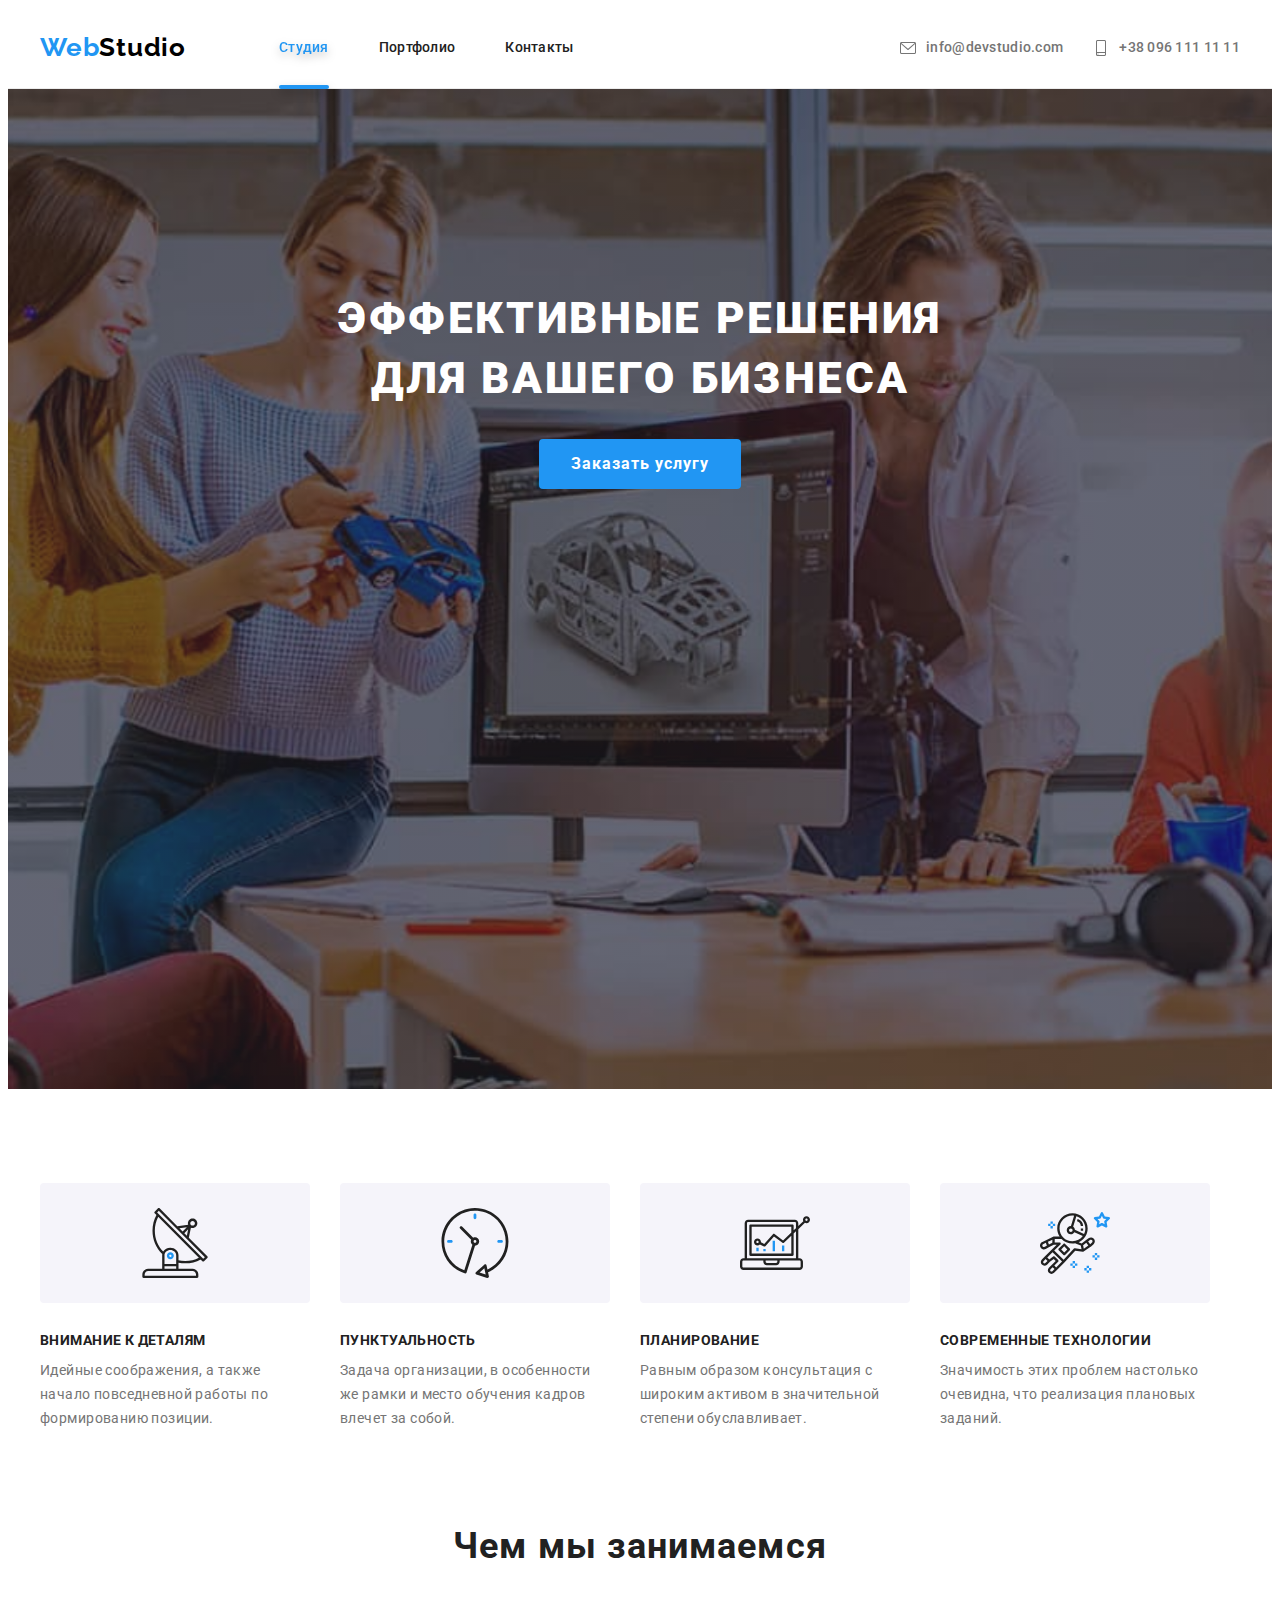
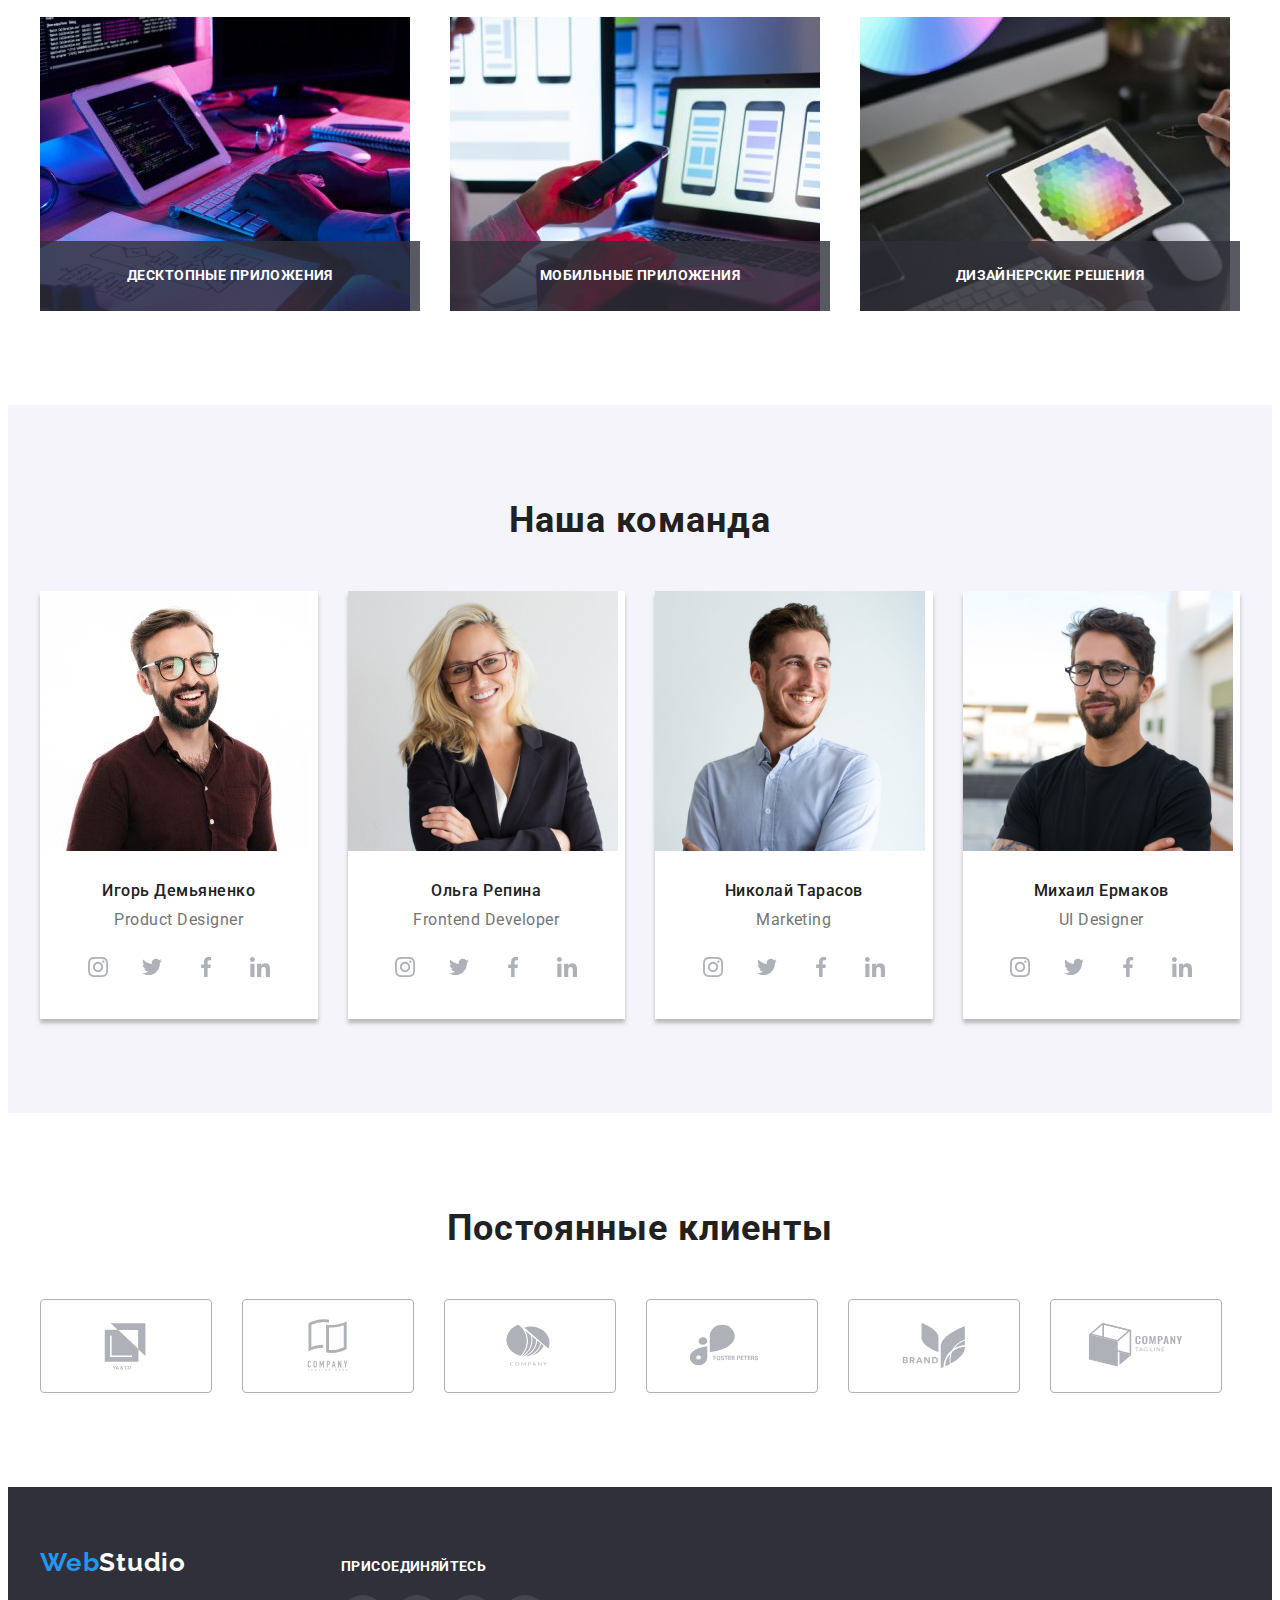
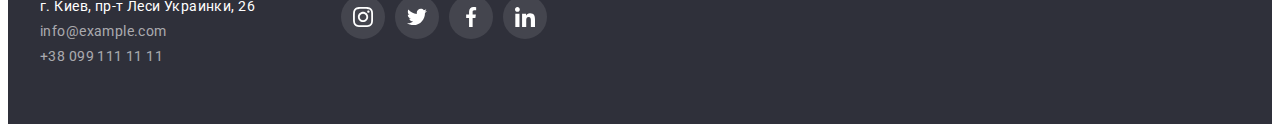
<file: index.html>
<!DOCTYPE html>
<html lang="ru">
  <head>
    <meta charset="UTF-8" />
    <meta name="viewport" content="width=device-width,initial-scale=1.0" />
    <title>WebStudio</title>
    <link rel="preconnect" href="https://fonts.googleapis.com" />
    <link rel="preconnect" href="https://fonts.gstatic.com" crossorigin />
    <link
      href="https://fonts.googleapis.com/css2?family=Raleway:wght@700&family=Roboto:wght@400;500;700;900&display=swap"
      rel="stylesheet"
    />
    <link
      rel="stylesheet"
      href="https://cdnjs.cloudflare.com/ajax/libs/modern-normalize/1.1.0/modern-normalize.min.css"
      integrity="sha512-wpPYUAdjBVSE4KJnH1VR1HeZfpl1ub8YT/NKx4PuQ5NmX2tKuGu6U/JRp5y+Y8XG2tV+wKQpNHVUX03MfMFn9Q=="
      crossorigin="anonymous"
      referrerpolicy="no-referrer"
    />
    <link rel="stylesheet" href="./css/styles.css" />
  </head>
  <body>
    <!--Шапка-->
    <header class="header">
      <div class="container header-container">
        <nav class="header-nav">
          <a class="logo-name logo-name-header link" href="./index.html">
            <span class="logo-web">Web</span>Studio</a
          >
          <ul class="site-nav list">
            <li class="menu-item">
              <a href="./index.html" class="link connect-item-all current"
                >Студия
              </a>
            </li>
            <li class="menu-item">
              <a href="./portfolio.html" class="link connect-item-all"
                >Портфолио</a
              >
            </li>
            <li class="menu-item">
              <a href="" class="link connect-item-all">Контакты</a>
            </li>
          </ul>
        </nav>
        <ul class="link-contact list">
          <li class="connect-item">
            <a href="mailto:info@devstudio.com" class="link connect-item-all"
              ><svg width="16px" height="16px" class="icon-picture">
                <use href="./images/icons.svg#icon-cont_envelope"></use>
              </svg>
              info@devstudio.com</a
            >
          </li>
          <li class="connect-item">
            <a href="tel:+380961111111" class="link connect-item-all">
              <svg width="16px" height="16px" class="icon-picture">
                <use href="./images/icons.svg#icon-cont_smartphone"></use>
              </svg>
              +38 096 111 11 11</a
            >
          </li>
        </ul>
      </div>
    </header>
    <main>
      <!--Герой-->
      <section class="hero">
        <div class="container">
          <h1 class="hero-title">Эффективные решения для вашего бизнеса</h1>
          <button
            data-modal-open
            class="button-hero button primary"
            type="button"
          >
            Заказать услугу
          </button>
        </div>
      </section>
      <!--Преимущества-->
      <section class="section-features">
        <div class="container">
          <h2 class="visually-hidden">Features</h2>
          <ul class="list list-features">
            <li class="features-item">
              <div class="features-icon-background">
                <svg class="features-icon" width="70px" height="70px">
                  <use href="./images/icons.svg#icon-f_antenna"></use>
                </svg>
              </div>
              <h3 class="features-title">Внимание к деталям</h3>
              <p class="features-text">
                Идейные соображения, а также начало повседневной работы по
                формированию позиции.
              </p>
            </li>
            <li class="features-item">
              <div class="features-icon-background">
                <svg class="features-icon" width="70px" height="70px">
                  <use href="./images/icons.svg#icon-f_clock"></use>
                </svg>
              </div>
              <h3 class="features-title">Пунктуальность</h3>
              <p class="features-text">
                Задача организации, в особенности же рамки и место обучения
                кадров влечет за собой.
              </p>
            </li>
            <li class="features-item">
              <div class="features-icon-background">
                <svg class="features-icon" width="70px" height="70px">
                  <use href="./images/icons.svg#icon-f_diagram"></use>
                </svg>
              </div>
              <h3 class="features-title">Планирование</h3>
              <p class="features-text">
                Равным образом консультация с широким активом в значительной
                степени обуславливает.
              </p>
            </li>
            <li class="features-item">
              <div class="features-icon-background">
                <svg class="features-icon" width="70px" height="70px">
                  <use href="./images/icons.svg#icon-f_astronaut"></use>
                </svg>
              </div>
              <h3 class="features-title">Современные технологии</h3>
              <p class="features-text">
                Значимость этих проблем настолько очевидна, что реализация
                плановых заданий.
              </p>
            </li>
          </ul>
        </div>
      </section>
      <!--Чем мы занимаемся-->
      <section class="section section-doing">
        <div class="container">
          <h2 class="section-title">Чем мы занимаемся</h2>
          <ul class="list list-doing">
            <li class="list-doing-item">
              <div class="thumb">
                <img
                  class="image-item"
                  src="./images/doing_01.jpg"
                  alt="box1"
                  width="370"
                />
                <h3 class="text-doing">Десктопные приложения</h3>
              </div>
            </li>
            <li class="list-doing-item">
              <div class="thumb">
                <img
                  class="image-item"
                  src="./images/doing_02.jpg"
                  alt="box2"
                  width="370"
                />
                <h3 class="text-doing">Мобильные приложения</h3>
              </div>
            </li>
            <li class="list-doing-item">
              <div class="thumb">
                <img
                  class="image-item"
                  src="./images/doing_03.jpg"
                  alt="box3"
                  width="370"
                />
                <h3 class="text-doing">Дизайнерские решения</h3>
              </div>
            </li>
          </ul>
        </div>
      </section>
      <!--Команда-->
      <section class="section section-team">
        <div class="container container-team">
          <h2 class="section-title">Наша команда</h2>
          <ul class="list list-team">
            <li class="team-list">
              <img
                class="image-item"
                src="./images/team_01.jpg"
                alt="Фото Игорь Демьяненко"
                width="270"
              />
              <div class="team-item-descrip">
                <h3 class="team-title">Игорь Демьяненко</h3>
                <p class="team-list-text" lang="en">Product Designer</p>
                <ul class="team-social list social-list">
                  <li class="social-item">
                    <a href="" class="social-link">
                      <svg class="social-icon" width="20" height="20">
                        <use href="./images/icons.svg#icon-s_instagram"></use>
                      </svg>
                    </a>
                  </li>
                  <li class="social-item">
                    <a href="" class="social-link">
                      <svg class="social-icon" width="20" height="20">
                        <use href="./images/icons.svg#icon-s_twitter"></use>
                      </svg>
                    </a>
                  </li>
                  <li class="social-item">
                    <a href="" class="social-link">
                      <svg class="social-icon" width="20" height="20">
                        <use href="./images/icons.svg#icon-s_facebook"></use>
                      </svg>
                    </a>
                  </li>
                  <li class="social-item">
                    <a href="" class="social-link">
                      <svg class="social-icon" width="20" height="20">
                        <use href="./images/icons.svg#icon-s_linkedin"></use>
                      </svg>
                    </a>
                  </li>
                </ul>
              </div>
            </li>
            <li class="team-list">
              <img
                class="image-item"
                src="./images/team_02.jpg"
                alt="Фото Ольга Репина"
                width="270"
              />
              <div class="team-item-descrip">
                <h3 class="team-title">Ольга Репина</h3>
                <p class="team-list-text" lang="en">Frontend Developer</p>
                <ul class="team-social list social-list">
                  <li class="social-item">
                    <a href="" class="social-link">
                      <svg class="social-icon" width="20" height="20">
                        <use href="./images/icons.svg#icon-s_instagram"></use>
                      </svg>
                    </a>
                  </li>
                  <li class="social-item">
                    <a href="" class="social-link">
                      <svg class="social-icon" width="20" height="20">
                        <use href="./images/icons.svg#icon-s_twitter"></use>
                      </svg>
                    </a>
                  </li>
                  <li class="social-item">
                    <a href="" class="social-link">
                      <svg class="social-icon" width="20" height="20">
                        <use href="./images/icons.svg#icon-s_facebook"></use>
                      </svg>
                    </a>
                  </li>
                  <li class="social-item">
                    <a href="" class="social-link">
                      <svg class="social-icon" width="20" height="20">
                        <use href="./images/icons.svg#icon-s_linkedin"></use>
                      </svg>
                    </a>
                  </li>
                </ul>
              </div>
            </li>
            <li class="team-list">
              <img
                class="image-item"
                src="./images/team_03.jpg"
                alt="Фото Николай Тарасов"
                width="270"
              />
              <div class="team-item-descrip">
                <h3 class="team-title">Николай Тарасов</h3>
                <p class="team-list-text" lang="en">Marketing</p>
                <ul class="team-social list social-list">
                  <li class="social-item">
                    <a href="" class="social-link">
                      <svg class="social-icon" width="20" height="20">
                        <use href="./images/icons.svg#icon-s_instagram"></use>
                      </svg>
                    </a>
                  </li>
                  <li class="social-item">
                    <a href="" class="social-link">
                      <svg class="social-icon" width="20" height="20">
                        <use href="./images/icons.svg#icon-s_twitter"></use>
                      </svg>
                    </a>
                  </li>
                  <li class="social-item">
                    <a href="" class="social-link">
                      <svg class="social-icon" width="20" height="20">
                        <use href="./images/icons.svg#icon-s_facebook"></use>
                      </svg>
                    </a>
                  </li>
                  <li class="social-item">
                    <a href="" class="social-link">
                      <svg class="social-icon" width="20" height="20">
                        <use href="./images/icons.svg#icon-s_linkedin"></use>
                      </svg>
                    </a>
                  </li>
                </ul>
              </div>
            </li>
            <li class="team-list">
              <img
                class="image-item"
                src="./images/team_04.jpg"
                alt="Фото Михаил Ермаков"
                width="270"
              />
              <div class="team-item-descrip">
                <h3 class="team-title">Михаил Ермаков</h3>
                <p class="team-list-text" lang="en">UI Designer</p>
                <ul class="team-social list social-list">
                  <li class="social-item">
                    <a href="" class="social-link">
                      <svg class="social-icon" width="20" height="20">
                        <use href="./images/icons.svg#icon-s_instagram"></use>
                      </svg>
                    </a>
                  </li>
                  <li class="social-item">
                    <a href="" class="social-link">
                      <svg class="social-icon" width="20" height="20">
                        <use href="./images/icons.svg#icon-s_twitter"></use>
                      </svg>
                    </a>
                  </li>
                  <li class="social-item">
                    <a href="" class="social-link">
                      <svg class="social-icon" width="20" height="20">
                        <use href="./images/icons.svg#icon-s_facebook"></use>
                      </svg>
                    </a>
                  </li>
                  <li class="social-item">
                    <a href="" class="social-link">
                      <svg class="social-icon" width="20" height="20">
                        <use href="./images/icons.svg#icon-s_linkedin"></use>
                      </svg>
                    </a>
                  </li>
                </ul>
              </div>
            </li>
          </ul>
        </div>
      </section>
    </main>
    <!-- Наши клиенты -->
    <section class="section section-clients">
      <div class="container">
        <h2 class="section-title">Постоянные клиенты</h2>
        <ul class="list list-clients">
          <li class="clients-icon-background">
            <a href="" class="item-box">
              <svg class="clients-icon" width="106px" height="60px">
                <use href="./images/icons.svg#icon-comp_group_01"></use>
              </svg>
            </a>
          </li>
          <li class="clients-icon-background">
            <a href="" class="item-box">
              <svg class="clients-icon" width="106px" height="60px">
                <use href="./images/icons.svg#icon-comp_group_02"></use>
              </svg>
            </a>
          </li>
          <li class="clients-icon-background">
            <a href="" class="item-box">
              <svg class="clients-icon" width="106px" height="60px">
                <use href="./images/icons.svg#icon-comp_group_03"></use>
              </svg>
            </a>
          </li>
          <li class="clients-icon-background">
            <a href="" class="item-box">
              <svg class="clients-icon" width="106px" height="60px">
                <use href="./images/icons.svg#icon-comp_group_04"></use>
              </svg>
            </a>
          </li>
          <li class="clients-icon-background">
            <a href="" class="item-box">
              <svg class="clients-icon" width="106px" height="60px">
                <use href="./images/icons.svg#icon-comp_group_05"></use>
              </svg>
            </a>
          </li>
          <li class="clients-icon-background">
            <a href="" class="item-box">
              <svg class="clients-icon" width="106px" height="60px">
                <use href="./images/icons.svg#icon-comp_group_06"></use>
              </svg>
            </a>
          </li>
        </ul>
      </div>
    </section>
    <!--Футер-->
    <footer class="footer">
      <div class="container container-bottom">
        <div class="bottom-left">
          <a class="logo-name logo-name-footer link" href="./index.html">
            <span class="logo-web">Web</span>Studio</a
          >
          <address class="footer-adress">
            <ul class="footer-list">
              <li class="item-contacts">г. Киев, пр-т Леси Украинки, 26</li>
              <li class="item-contacts">
                <a href="mailto:info@example.com" class="footer-link"
                  >info@example.com</a
                >
              </li>
              <li class="item-contacts">
                <a href="tel:+380991111111" class="footer-link"
                  >+38 099 111 11 11</a
                >
              </li>
            </ul>
          </address>
        </div>
        <div class="links">
          <p class="bottom-title">Присоединяйтесь</p>
          <ul class="bottom-icon-list">
            <li class="bottom-icon-list-item list">
              <a class="icon-link link" href="">
                <svg class="item-bottom icon" width="20px" height="20px">
                  <use href="./images/icons.svg#icon-s_instagram"></use>
                </svg>
              </a>
            </li>
            <li class="bottom-icon-list-item list">
              <a class="icon-link link" href="">
                <svg class="item-bottom icon" width="20px" height="20px">
                  <use href="./images/icons.svg#icon-s_twitter"></use>
                </svg>
              </a>
            </li>
            <li class="bottom-icon-list-item list">
              <a class="icon-link link" href="">
                <svg class="item-bottom icon" width="20px" height="20px">
                  <use href="./images/icons.svg#icon-s_facebook"></use>
                </svg>
              </a>
            </li>
            <li class="bottom-icon-list-item list">
              <a class="icon-link link" href="">
                <svg class="item-bottom icon" width="20px" height="20px">
                  <use href="./images/icons.svg#icon-s_linkedin"></use>
                </svg>
              </a>
            </li>
          </ul>
        </div>
      </div>
    </footer>
    <!-- модальное окно -->
    <div class="backdrop is-hidden" data-modal>
      <div class="modal">
        <button type="button" class="btn-close" data-modal-close>
          <svg class="close-icon" width="18px" height="18px">
            <use href="./images/icons.svg#icon-close-black"></use>
          </svg>
        </button>
      </div>
    </div>
    <script src="./js/modal.js"></script>
  </body>
</html>
</file>
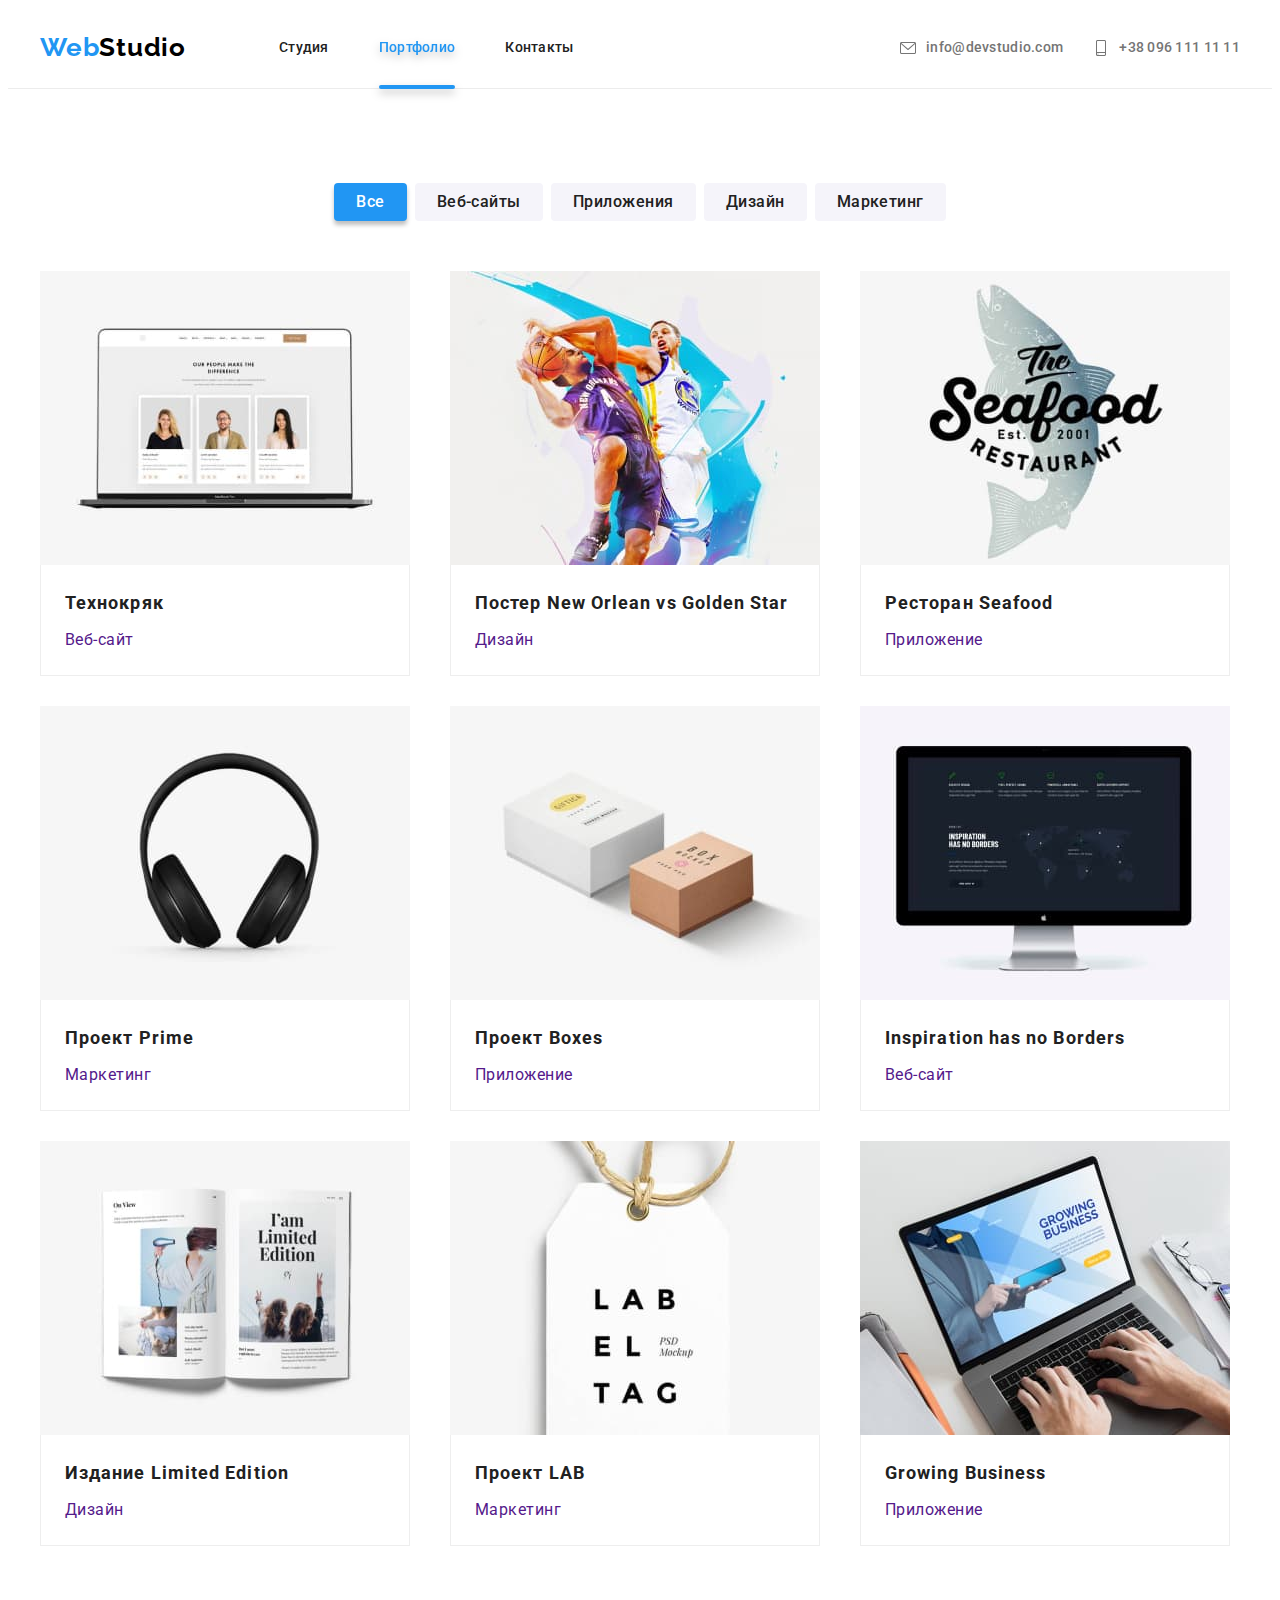
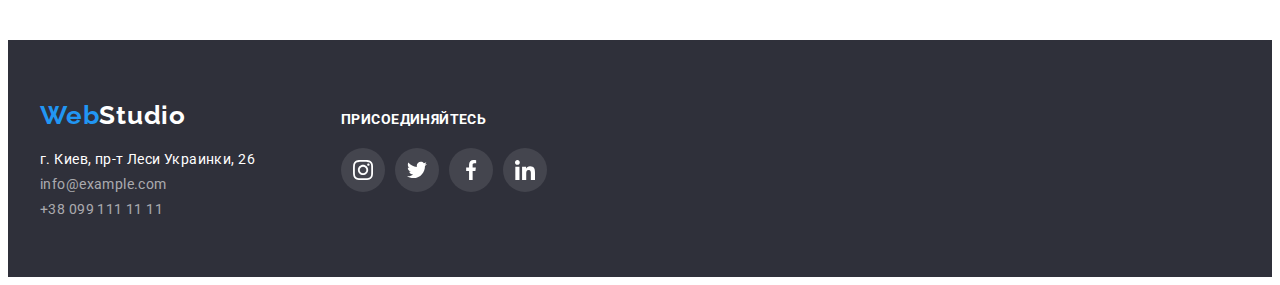
<file: portfolio.html>
<!DOCTYPE html>
<html lang="ru">
  <head>
    <meta charset="UTF-8" />
    <meta name="viewport" content="width=device-width,initial-scale=1.0" />
    <title>Portfolio</title>
    <link rel="preconnect" href="https://fonts.googleapis.com" />
    <link rel="preconnect" href="https://fonts.gstatic.com" crossorigin />
    <link
      href="https://fonts.googleapis.com/css2?family=Raleway:wght@700&family=Roboto:wght@400;500;700;900&display=swap"
      rel="stylesheet"
    />

    <link
      rel="stylesheet"
      href="https://cdnjs.cloudflare.com/ajax/libs/modern-normalize/1.1.0/modern-normalize.min.css"
      integrity="sha512-wpPYUAdjBVSE4KJnH1VR1HeZfpl1ub8YT/NKx4PuQ5NmX2tKuGu6U/JRp5y+Y8XG2tV+wKQpNHVUX03MfMFn9Q=="
      crossorigin="anonymous"
      referrerpolicy="no-referrer"
    />
    <link rel="stylesheet" href="./css/styles.css" />
  </head>
  <body>
    <!--Шапка-->
    <header class="header">
      <div class="container header-container">
        <nav class="header-nav">
          <a class="logo-name logo-name-header link" href="./index.html">
            <span class="logo-web">Web</span>Studio</a
          >
          <ul class="site-nav list">
            <li class="menu-item">
              <a href="./index.html" class="link connect-item-all">Студия</a>
            </li>
            <li class="menu-item">
              <a href="./portfolio.html" class="link connect-item-all current"
                >Портфолио</a
              >
            </li>
            <li class="menu-item">
              <a href="" class="link connect-item-all">Контакты</a>
            </li>
          </ul>
        </nav>
        <ul class="link-contact list">
          <li class="connect-item">
            <a href="mailto:info@devstudio.com" class="link connect-item-all"
              ><svg width="16px" height="16px" class="icon-picture">
                <use href="./images/icons.svg#icon-cont_envelope"></use>
              </svg>
              info@devstudio.com</a
            >
          </li>
          <li class="connect-item">
            <a href="tel:+380961111111" class="link connect-item-all">
              <svg width="16px" height="16px" class="icon-picture">
                <use href="./images/icons.svg#icon-cont_smartphone"></use>
              </svg>
              +38 096 111 11 11</a
            >
          </li>
        </ul>
      </div>
    </header>
    <main>
      <!-- Секция портфолио -->
      <section class="section-portfolio">
        <div class="container">
          <h1 class="visually-hidden">Портфолио</h1>
          <ul class="list menu-partfolio">
            <li class="item-filtr">
              <button type="button" class="button button-filtr active">
                Все
              </button>
            </li>
            <li class="item-filtr">
              <button type="button" class="button button-filtr">
                Веб-сайты
              </button>
            </li>
            <li class="item-filtr">
              <button type="button" class="button button-filtr">
                Приложения
              </button>
            </li>
            <li class="item-filtr">
              <button type="button" class="button button-filtr">Дизайн</button>
            </li>
            <li class="item-filtr">
              <button type="button" class="button button-filtr">
                Маркетинг
              </button>
            </li>
          </ul>
          <ul class="portfolio-list list">
            <li class="item-portfolio">
              <a href="" class="portfolio-project-item link">
                <div class="image-portfolio">
                  <div class="overlay-box">
                    <p class="overlay-box-text">
                      Технокряк это современная площадка распространения
                      коронавируса. Компании используют эту платформу для
                      цифрового шпионажа и атак на защищённые сервера
                      конкурентов.
                    </p>
                  </div>
                  <img
                    class="image-item"
                    src="./images/port-01.jpg"
                    alt="Ноутбук"
                    width="370"
                  />
                </div>
                <div class="portfolio-item-descrip">
                  <h2 class="title">Технокряк</h2>
                  <p class="portfolio-list-text">Веб-сайт</p>
                </div>
              </a>
            </li>
            <li class="item-portfolio">
              <a href="" class="portfolio-project-item link">
                <div class="image-portfolio">
                  <div class="overlay-box">
                    <p class="overlay-box-text">
                      Технокряк это современная площадка распространения
                      коронавируса. Компании используют эту платформу для
                      цифрового шпионажа и атак на защищённые сервера
                      конкурентов.
                    </p>
                  </div>
                  <img
                    class="image-item"
                    src="./images/port-02.jpg"
                    alt="Баскетболисты"
                    width="370"
                  />
                </div>
                <div class="portfolio-item-descrip">
                  <h2 class="title">Постер New Orlean vs Golden Star</h2>
                  <p class="portfolio-list-text">Дизайн</p>
                </div></a
              >
            </li>

            <li class="item-portfolio">
              <a href="" class="portfolio-project-item link"
                ><div class="image-portfolio">
                  <div class="overlay-box">
                    <p class="overlay-box-text">
                      Технокряк это современная площадка распространения
                      коронавируса. Компании используют эту платформу для
                      цифрового шпионажа и атак на защищённые сервера
                      конкурентов.
                    </p>
                  </div>
                  <img
                    class="image-item"
                    src="./images/port-03.jpg"
                    alt="Лого ресторана"
                    width="370"
                  />
                </div>
                <div class="portfolio-item-descrip">
                  <h2 class="title">Ресторан Seafood</h2>
                  <p class="portfolio-list-text">Приложение</p>
                </div></a
              >
            </li>
            <li class="item-portfolio">
              <a href="" class="portfolio-project-item link"
                ><div class="image-portfolio">
                  <div class="overlay-box">
                    <p class="overlay-box-text">
                      Технокряк это современная площадка распространения
                      коронавируса. Компании используют эту платформу для
                      цифрового шпионажа и атак на защищённые сервера
                      конкурентов.
                    </p>
                  </div>
                  <img
                    class="image-item"
                    src="./images/port-04.jpg"
                    alt="Наушники"
                    width="370"
                  />
                </div>
                <div class="portfolio-item-descrip">
                  <h2 class="title">Проект Prime</h2>
                  <p class="portfolio-list-text">Маркетинг</p>
                </div></a
              >
            </li>
            <li class="item-portfolio">
              <a href="" class="portfolio-project-item link">
                <div class="image-portfolio">
                  <div class="overlay-box">
                    <p class="overlay-box-text">
                      Технокряк это современная площадка распространения
                      коронавируса. Компании используют эту платформу для
                      цифрового шпионажа и атак на защищённые сервера
                      конкурентов.
                    </p>
                  </div>
                  <img
                    class="image-item"
                    src="./images/port-05.jpg"
                    alt="Коробки"
                    width="370"
                  />
                </div>
                <div class="portfolio-item-descrip">
                  <h2 class="title">Проект Boxes</h2>
                  <p class="portfolio-list-text">Приложение</p>
                </div></a
              >
            </li>
            <li class="item-portfolio">
              <a href="" class="portfolio-project-item link">
                <div class="image-portfolio">
                  <div class="overlay-box">
                    <p class="overlay-box-text">
                      Технокряк это современная площадка распространения
                      коронавируса. Компании используют эту платформу для
                      цифрового шпионажа и атак на защищённые сервера
                      конкурентов.
                    </p>
                  </div>
                  <img
                    class="image-item"
                    src="./images/port-06.jpg"
                    alt="Монитор"
                    width="370"
                  />
                </div>
                <div class="portfolio-item-descrip">
                  <h2 class="title">Inspiration has no Borders</h2>
                  <p class="portfolio-list-text">Веб-сайт</p>
                </div></a
              >
            </li>
            <li class="item-portfolio">
              <a href="" class="portfolio-project-item link">
                <div class="image-portfolio">
                  <div class="overlay-box">
                    <p class="overlay-box-text">
                      Технокряк это современная площадка распространения
                      коронавируса. Компании используют эту платформу для
                      цифрового шпионажа и атак на защищённые сервера
                      конкурентов.
                    </p>
                  </div>
                  <img
                    class="image-item"
                    src="./images/port-07.jpg"
                    alt="Развернутая книга"
                    width="370"
                  />
                </div>
                <div class="portfolio-item-descrip">
                  <h2 class="title">Издание Limited Edition</h2>
                  <p class="portfolio-list-text">Дизайн</p>
                </div></a
              >
            </li>
            <li class="item-portfolio">
              <a href="" class="portfolio-project-item link">
                <div class="image-portfolio">
                  <div class="overlay-box">
                    <p class="overlay-box-text">
                      Технокряк это современная площадка распространения
                      коронавируса. Компании используют эту платформу для
                      цифрового шпионажа и атак на защищённые сервера
                      конкурентов.
                    </p>
                  </div>
                  <img
                    class="image-item"
                    src="./images/port-08.jpg"
                    alt="Бирка"
                    width="370"
                  />
                </div>
                <div class="portfolio-item-descrip">
                  <h2 class="title">Проект LAB</h2>
                  <p class="portfolio-list-text">Маркетинг</p>
                </div></a
              >
            </li>
            <li class="item-portfolio">
              <a href="" class="portfolio-project-item link">
                <div class="image-portfolio">
                  <div class="overlay-box">
                    <p class="overlay-box-text">
                      Технокряк это современная площадка распространения
                      коронавируса. Компании используют эту платформу для
                      цифрового шпионажа и атак на защищённые сервера
                      конкурентов.
                    </p>
                  </div>
                  <img
                    class="image-item"
                    src="./images/port-09.jpg"
                    alt="Открытый ноутбук"
                    width="370"
                  />
                </div>
                <div class="portfolio-item-descrip">
                  <h2 class="title">Growing Business</h2>
                  <p class="portfolio-list-text">Приложение</p>
                </div></a
              >
            </li>
          </ul>
        </div>
      </section>
    </main>
    <!--Футер-->
    <footer class="footer">
      <div class="container container-bottom">
        <div class="bottom-left">
          <a class="logo-name logo-name-footer link" href="./index.html">
            <span class="logo-web">Web</span>Studio</a
          >
          <address class="footer-adress">
            <ul class="footer-list">
              <li class="item-contacts">г. Киев, пр-т Леси Украинки, 26</li>
              <li class="item-contacts">
                <a href="mailto:info@example.com" class="footer-link"
                  >info@example.com</a
                >
              </li>
              <li class="item-contacts">
                <a href="tel:+380991111111" class="footer-link"
                  >+38 099 111 11 11</a
                >
              </li>
            </ul>
          </address>
        </div>
        <div class="links">
          <p class="bottom-title">Присоединяйтесь</p>
          <ul class="bottom-icon-list">
            <li class="bottom-icon-list-item list">
              <a class="icon-link link" href="">
                <svg class="item-bottom icon" width="20px" height="20px">
                  <use href="./images/icons.svg#icon-s_instagram"></use>
                </svg>
              </a>
            </li>
            <li class="bottom-icon-list-item list">
              <a class="icon-link link" href="">
                <svg class="item-bottom icon" width="20px" height="20px">
                  <use href="./images/icons.svg#icon-s_twitter"></use>
                </svg>
              </a>
            </li>
            <li class="bottom-icon-list-item list">
              <a class="icon-link link" href="">
                <svg class="item-bottom icon" width="20px" height="20px">
                  <use href="./images/icons.svg#icon-s_facebook"></use>
                </svg>
              </a>
            </li>
            <li class="bottom-icon-list-item list">
              <a class="icon-link link" href="">
                <svg class="item-bottom icon" width="20px" height="20px">
                  <use href="./images/icons.svg#icon-s_linkedin"></use>
                </svg>
              </a>
            </li>
          </ul>
        </div>
      </div>
    </footer>
  </body>
</html>
</file>
<file: css/styles.css>
/* Первичный цвет текста #757575*/

/* Вторичнй цвет текста #212121*/

/* Цвет белый фон color: #FFFFFF*/

/* Цвет акцент color: #2196F3*/

/* Цвет адресса rgba(255, 255, 255, 0.6) */

/* бекграунд основной #E5E5E5 */
/* бекграунд дополнительный #F5F4FA */
:root {
  --primary-text-color: #757575;
  --title-text-color: #212121;
  --accent-color: #2196f3;
  --primary-white-color: #ffffff;
  --primary-black-color: #000000;
  --footer-bcg-color: #2f303a;
  --footer-adr-color: rgba(255, 255, 255, 0.6);
  --secondary-bcg-color: #f5f4fa;
  --time-func: cubic-bezier(0.4, 0, 0.2, 1);
}

p,
h1,
h2,
h3,
h4,
h5,
h6 {
  margin: 0;
}

ul {
  margin: 0;
  padding: 0;
}

body {
  background-color: var(--primary-white-color);
  color: var(--primary-text-color);
  font-family: Roboto, sans-seref;
}

.container {
  width: 1200px;
  padding-left: 15px;
  padding-right: 15px;
  margin: 0 auto;
}

.list {
  list-style: none;
}
.link {
  text-decoration: none;
}

.logo-name {
  font-family: Raleway;
  font-weight: 700;
  font-size: 26px;
  line-height: 1.19;
  letter-spacing: 0.03em;
  transition: color 250ms var(--time-func);
}

.logo-name-header {
  color: var(--primary-black-color);
  margin-right: 93px;
  padding-top: 24px;
  padding-bottom: 25px;
}

.logo-name-footer {
  color: var(--primary-white-color);
  display: inline-block;
  margin-bottom: 20px;
}

.logo-web {
  color: var(--accent-color);
}

.logo-name:hover {
  color: var(--accent-color);
}

.item-contacts:not(:last-child) {
  margin-bottom: 9px;
}
.item-contacts {
  transition: color 250ms var(--time-func);
}

.visually-hidden {
  position: absolute;
  white-space: nowrap;
  width: 1px;
  height: 1px;
  overflow: hidden;
  border: 0;
  padding: 0;
  clip: rect(0 0 0 0);
  clip-path: inset(50%);
  margin: -1px;
}

.footer {
  padding-top: 60px;
  padding-bottom: 60px;
}
/* site nav */
.site-nav {
  display: flex;
}

.header {
  border-bottom: 1px solid#ececec;
}

.header-nav {
  display: flex;
  align-items: center;
}

.header-container {
  display: flex;
  align-items: center;
}

.menu-item:not(:last-child) {
  margin-right: 50px;
}
/* .menu-item {
  transition: color 1000ms var(--time-func), filter 1000ms var(--time-func);
} */

.site-nav .link {
  color: var(--title-text-color);
  font-weight: 500;
  font-size: 14px;
  line-height: 1.14;
  letter-spacing: 0.02em;
  transition: color 250ms var(--time-func);
}

.site-nav .link:hover,
.site-nav .link:focus {
  color: var(--accent-color);
}
.site-nav .link.current {
  color: var(--accent-color);
  transition: filter 250ms var(--time-func);

  filter: drop-shadow(0px 4px 4px rgba(0, 0, 0, 0.25));
}
.current.link::after {
  position: absolute;
  content: '';
  width: 100%;
  height: 4px;
  bottom: -1px;
  left: 0;
  background: var(--accent-color);
  border-radius: 2px;
}
/* Контакты в шапке */
.link-contact .link {
  color: var(--title-text-color);
  font-weight: 500;
  font-size: 14px;
  line-height: 1.14;
  letter-spacing: 0.02em;
}
.link-contact {
  list-style: none;
  display: flex;
  margin-left: auto;
}

.link-contact .link {
  color: var(--primary-text-color);
  transition: color 250ms var(--time-func);
}
.link-contact .link:hover,
.link-contact .link:focus {
  color: var(--accent-color);
}
.connect-item:not(:last-child) {
  margin-right: 30px;
}

.connect-item-all {
  display: block;
  align-items: center;
  padding-top: 32px;
  padding-bottom: 32px;
  display: flex;
  fill: currentColor;
}
.icon-picture {
  margin-right: 10px;
}
/* Контакты в футере */
footer {
  background-color: var(--footer-bcg-color);
}

.container-bottom {
  display: flex;
  align-items: baseline;
}

.bottom-left {
  width: 231px;
  margin-right: 70px;
}
.footer-list {
  list-style: none;
  color: var(--primary-white-color);
}
.footer-list .footer-link {
  color: var(--footer-adr-color);
  text-decoration: none;
  transition: color 250ms var(--time-func);
}
.footer-list :hover,
.footer-list :focus {
  color: var(--accent-color);
}
.footer-adress {
  font-style: inherit;

  font-size: 14px;

  letter-spacing: 0.03em;
}

.bottom-title {
  margin-top: 0;
  margin-bottom: 20px;
  font-weight: 700;
  font-size: 14px;
  line-height: 1.14;
  letter-spacing: 0.03em;
  text-transform: uppercase;
  color: var(--primary-white-color);
}

.bottom-icon-list {
  display: flex;
}
.item-bottom {
  fill: var(--primary-white-color);
}
.bottom-icon-list-item {
  width: 44px;
  height: 44px;
}
.icon-link {
  width: 100%;
  height: 100%;
  background-color: rgba(255, 255, 255, 0.1);
  border-radius: 50%;
  display: flex;
  align-items: center;
  justify-content: center;
  transition: color 250ms var(--time-func),
    background-color 250ms var(--time-func);
}

.bottom-icon-list-item:not(:last-child) {
  margin-right: 10px;
}

.bottom-icon-list-item .link {
  fill: currentColor;
}

.bottom-icon-list-item .link:hover,
.bottom-icon-list-item .link:focus {
  background-color: var(--accent-color);
}
/* Hero */
.hero {
  background: var(--footer-bcg-color);
  padding-top: 200px;
  padding-bottom: 200px;
  max-width: 1600px;
  height: 600px;
  margin-left: auto;
  margin-right: auto;
  background-image: linear-gradient(
      rgba(47, 48, 58, 0.4),
      rgba(47, 48, 58, 0.4)
    ),
    url(../images/hero.jpg);
  background-position: center;
  background-repeat: no-repeat;
  background-size: cover;
}
.hero-title {
  color: var(--primary-white-color);
  font-weight: 900;
  font-size: 44px;
  line-height: 1.36;
  text-align: center;
  letter-spacing: 0.06em;
  text-transform: uppercase;
  width: 696px;
  margin: 0 auto;
  margin-bottom: 30px;
}

/* section */
.section-title {
  color: var(--title-text-color);
  font-weight: 700;
  font-size: 36px;
  line-height: 1.17;
  text-align: center;
  letter-spacing: 0.03em;
  margin-bottom: 50px;
}
/* section features */
.section-features .features-title {
  color: var(--title-text-color);
  font-weight: 700;
  font-size: 14px;
  line-height: 1.14;
  letter-spacing: 0.03em;
  text-transform: uppercase;
  margin-bottom: 10px;
}
.features-text {
  font-size: 14px;
  line-height: 1.71;
  letter-spacing: 0.03em;
}
.section-features {
  padding-top: 94px;
  padding-bottom: 94px;
}
.list-features {
  display: flex;
}
.features-item {
  width: 270px;
}

.features-item:not(:last-child) {
  margin-right: 30px;
}
.features-icon-background {
  display: flex;
  align-items: center;
  justify-content: center;
  height: 120px;
  width: 270px;
  margin-bottom: 30px;
  background-color: var(--secondary-bcg-color);
  border-radius: 4px;
}
/* section doing */
.thumb {
  position: relative;
}
.text-doing {
  position: absolute;
  display: flex;
  justify-content: center;
  height: 70px;
  width: 100%;
  bottom: 0;
  left: 0;
  margin: auto;
  /* padding-top: 27px; */
  align-items: center;
  font-style: normal;
  font-weight: 700;
  font-size: 14px;
  line-height: 1.14;
  text-align: center;
  letter-spacing: 0.03em;
  text-transform: uppercase;
  background: rgba(47, 48, 58, 0.8);
  color: var(--primary-white-color);
}
.section-doing {
  padding-bottom: 94px;
}

.list-doing {
  display: flex;
  flex-wrap: wrap;
  margin-left: -30px;
  margin-bottom: -30px;
}
.list-doing-item {
  width: calc(100% / 3 - 30px);
  margin-left: 30px;
  margin-bottom: 30px;
}

/* section team */
.list-team {
  display: flex;
  flex-wrap: wrap;
  margin-left: -30px;
  margin-bottom: -30px;
}
.team-list {
  background-color: var(--primary-white-color);
  width: calc(100% / 4 - 30px);
  margin-left: 30px;
  margin-bottom: 30px;
  box-shadow: 0px 4px 4px 0px #00000040;
}
.section-team {
  background-color: var(--secondary-bcg-color);
  padding-top: 94px;
  padding-bottom: 94px;
}

.section-team .team-title {
  color: var(--title-text-color);
  font-weight: 500;
  font-size: 16px;
  line-height: 1.19;
  text-align: center;
  letter-spacing: 0.03em;
  margin-bottom: 10px;
}
.team-list-text {
  font-size: 16px;
  line-height: 1.19;
  text-align: center;
  letter-spacing: 0.03em;
  margin-bottom: 16px;
}
.team-item-descrip {
  padding-top: 30px;
  padding-bottom: 30px;
}
.social-list {
  display: flex;
  justify-content: center;
}
.social-item {
  width: 44px;
  height: 44px;
  margin-right: 10px;
}
.social-item:last-child {
  margin-right: 0;
}
.social-link {
  width: 100%;
  height: 100%;
  border-radius: 50%;
  display: flex;
  align-items: center;
  justify-content: center;
  transition: color 250ms var(--time-func),
    background-color 250ms var(--time-func);
}

.social-icon {
  fill: #afb1b8;
}
.social-link:hover,
.social-link:focus {
  background: var(--accent-color);
}

.social-link:hover .social-icon,
.social-link:focus .social-icon {
  fill: var(--primary-white-color);
}
/* section clients */
.section-clients {
  background-color: var(--primary-white-color);
  padding-top: 94px;
  padding-bottom: 94px;
}
.clients-icon {
  fill: currentColor;
  transition: fill 250ms var(--time-func);
}

.list-clients {
  display: flex;
}

.clients-icon-background {
  margin-right: 30px;
}
.clients-icon-background:last-child {
  margin-right: 0pc;
}

.item-box {
  color: #afb1b8;
  display: flex;
  height: 92px;
  width: 170px;
  border: 1px solid #afb1b8;
  border-radius: 4px;
  align-items: center;
  justify-content: center;
  transition: border-color 250ms var(--time-func);
}
.item-box:hover,
.item-box:focus {
  border-color: var(--accent-color);
}
.item-box:focus .clients-icon,
.item-box:hover .clients-icon {
  fill: var(--accent-color);
}
/* section portfolio */
.portfolio-list .title {
  color: var(--title-text-color);
  font-weight: 700;
  font-size: 18px;
  line-height: 2;
  letter-spacing: 0.06em;
  margin-bottom: 4px;
}
.portfolio-list-text {
  font-size: 16px;
  line-height: 1.87;
  letter-spacing: 0.03em;
}
.menu-partfolio {
  display: flex;
  justify-content: center;
  margin-bottom: 50px;
}

.item-filtr:not(:last-child) {
  margin-right: 8px;
}

.section-portfolio {
  padding-top: 94px;
  padding-bottom: 94px;
}

.portfolio-item-descrip {
  padding-top: 20px;
  padding-bottom: 20px;
  padding-left: 24px;
  padding-right: 24px;
  border-bottom: 1px solid #eeeeee;
  border-left: 1px solid #eeeeee;
  border-right: 1px solid #eeeeee;
}

.portfolio-list {
  display: flex;
  flex-wrap: wrap;
  margin-left: -30px;
  margin-bottom: -30px;
}
.item-portfolio {
  width: calc(100% / 3 - 30px);
  margin-left: 30px;
  margin-bottom: 30px;
}
.item-portfolio:hover .overlay-box {
  transform: translateY(0%);
}

.portfolio-project-item:focus .overlay-box {
  transform: translateY(0%);
}
.portfolio-project-item {
  display: inline-block;
  transition: box-shadow 1000ms var(--time-func);
}
.portfolio-project-item:focus,
.portfolio-project-item:hover {
  box-shadow: 0px 4px 4px 0px #00000040;
}

.image-portfolio {
  position: relative;
  overflow: hidden;
}
.overlay-box {
  position: absolute;
  top: 0;
  left: 0;
  width: 100%;
  height: 100%;
  background: rgba(33, 150, 243, 0.9);
  transform: translateY(101%);
  transition: transform 250ms var(--time-func);
}
.overlay-box-text {
  padding: 63px 24px 63px 24px;
  margin: 0;
  color: var(--primary-white-color);
  font-weight: 400;
  font-size: 18px;
  line-height: 1.56;
}
.image-item {
  display: block;
  max-width: 100%;
  height: auto;
}

.button-filtr {
  padding: 6px 22px;
}
.button-hero {
  display: block;
  margin: 0 auto;
  padding: 10px 32px;
}
.button {
  cursor: pointer;
  border: none;
  border-radius: 4px;
  color: var(--title-text-color);
  background-color: var(--secondary-bcg-color);
  font-family: inherit;
  font-weight: 700;
  font-size: 16px;
  line-height: 1.87;
  letter-spacing: 0.06em;
}
button.primary {
  background-color: var(--accent-color);
  color: var(--primary-white-color);
  transition: color 250ms var(--time-func),
    background-color 250ms var(--time-func);
}
button.secondery {
  background-color: var(--primary-white-color);
  color: var(--accent-color);
  transition: color 250ms var(--time-func),
    background-color 250ms var(--time-func);
}
.button:hover,
.button:focus {
  background-color: var(--primary-white-color);
  color: var(--accent-color);
}
.button-filtr {
  font-weight: 500;
  font-size: 16px;
  line-height: 1.62;
  text-align: center;
  letter-spacing: 0.03em;
  transition: color 250ms var(--time-func),
    background-color 250ms var(--time-func), box-shadow 250ms var(--time-func);
}
.button-filtr:hover,
.button-filtr:focus {
  background-color: var(--accent-color);
  color: var(--primary-white-color);
  box-shadow: 0px 4px 4px 0px #00000040;
}
.button-filtr.active {
  background-color: var(--accent-color);
  color: var(--primary-white-color);
  box-shadow: 0px 4px 4px 0px #00000040;
}
.btn-close {
  position: absolute;
  top: 8px;
  right: 8px;
  display: flex;
  justify-content: center;
  align-items: center;
  padding: 0;
  width: 30px;
  height: 30px;
  border-radius: 50%;
  cursor: pointer;
  color: var(--title-text-color);
  background: var(--primary-white-color);
  border: 1px solid rgba(0, 0, 0, 0.1);
}
.backdrop.is-hidden {
  opacity: 0;
  pointer-events: none;
}
.backdrop.is-hidden .modal {
  transform: translate(-50%, -50%) scale(1.1);
}
.backdrop {
  position: fixed;
  width: 100vw;
  height: 100vh;
  left: 0;
  top: 0;
  background-color: rgba(0, 0, 0, 0.2);
  opacity: 1;
  transition: opacity 250ms var(--time-func);
  z-index: 2;
}
.modal {
  position: absolute;
  top: 50%;
  left: 50%;
  transform: translate(-50%, -50%);
  transition: transform 250ms var(--time-func);
  width: 528px;
  height: 581px;
  display: flex;
  align-items: center;
  justify-content: center;
  background: var(--primary-white-color);
  box-shadow: 0px 1px 3px rgb(0 0 0 / 12%), 0px 1px 1px rgb(0 0 0 / 14%),
    0px 2px 1px rgb(0 0 0 / 20%);
  border-radius: 4px;
}
</file>
